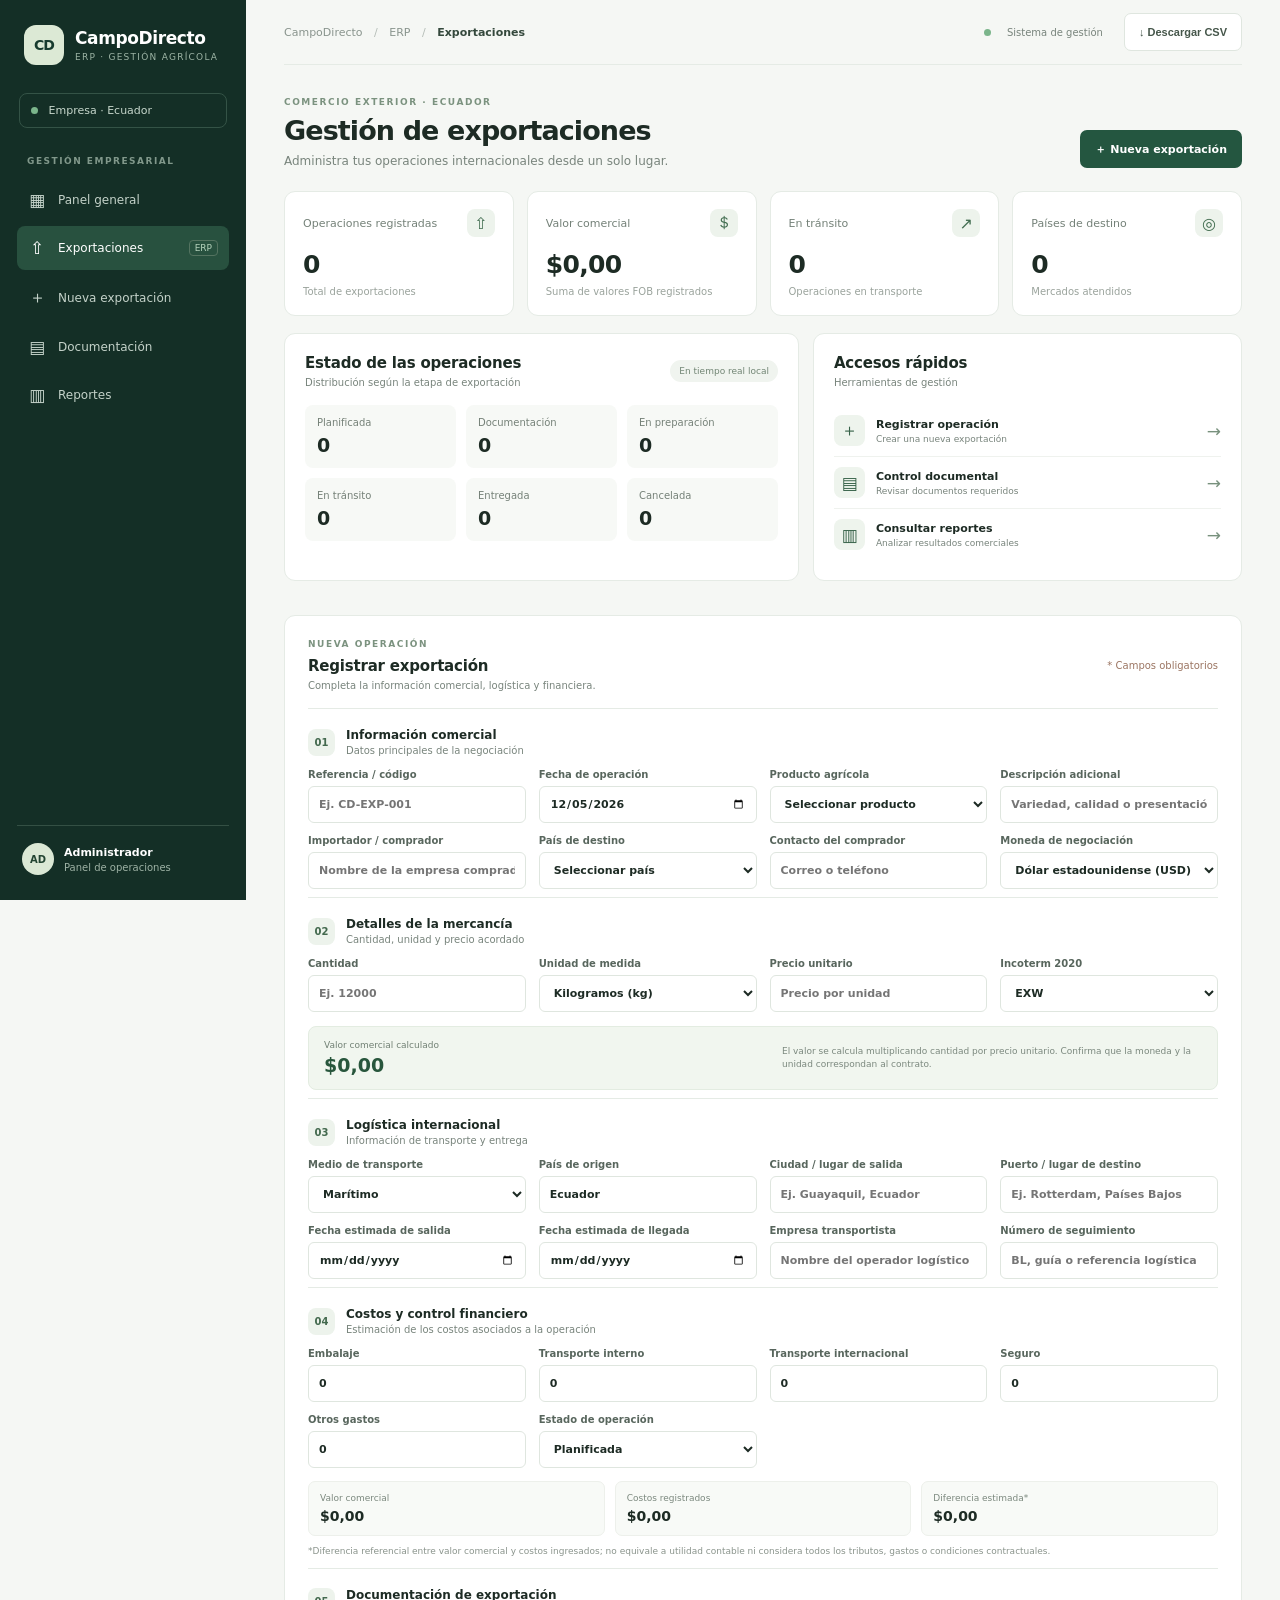
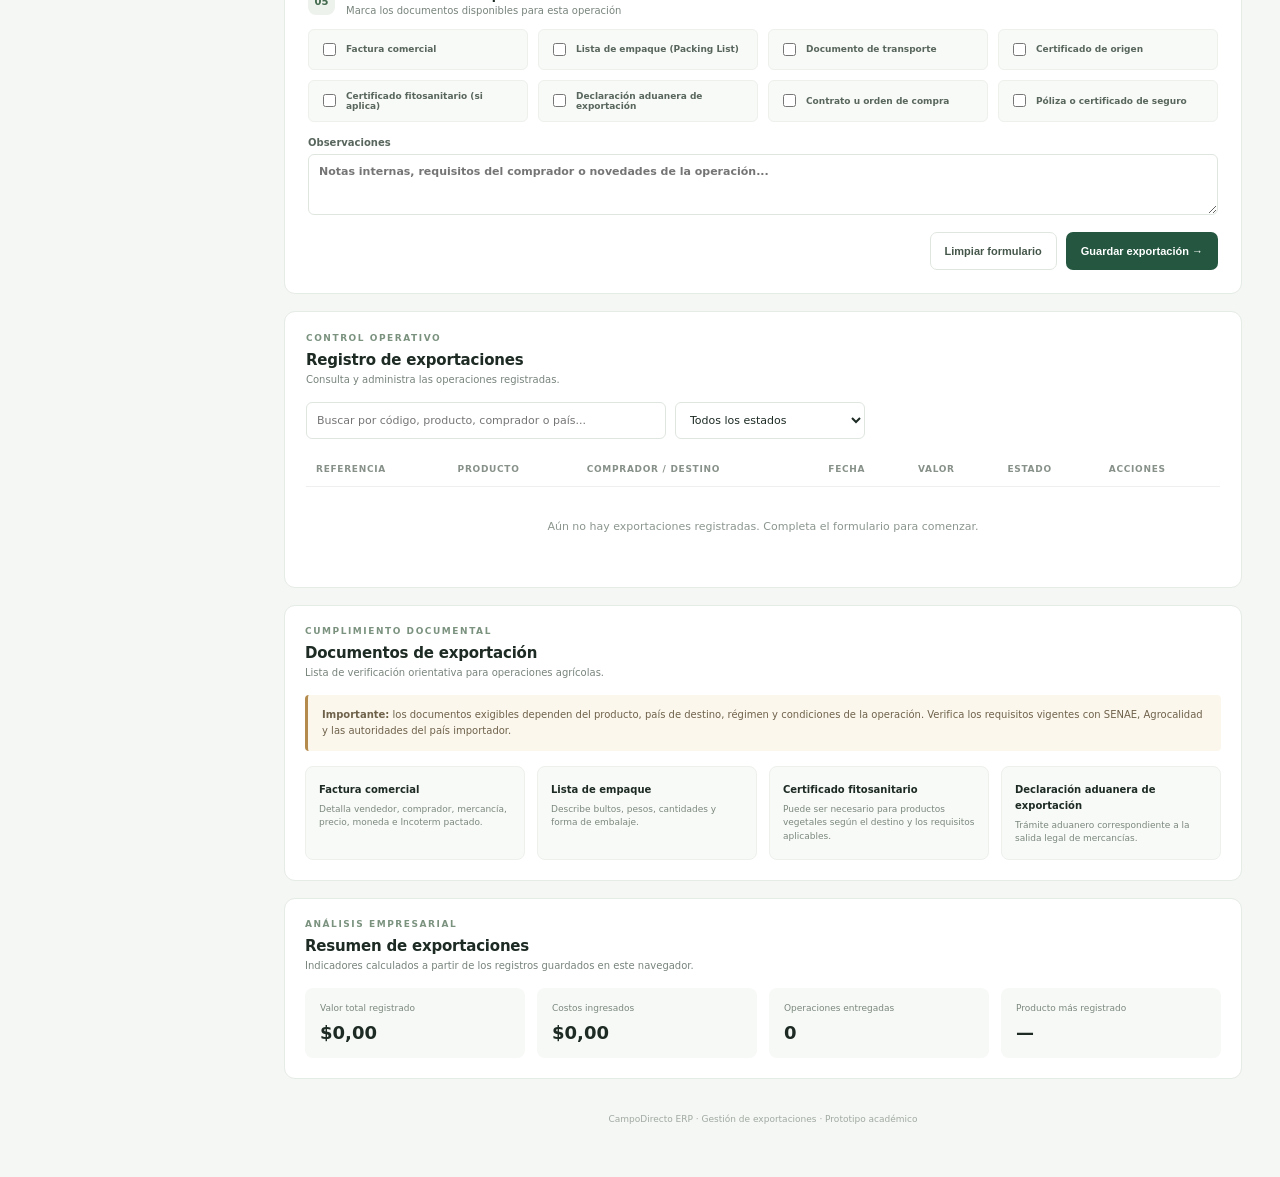
<file: index.html>
<!DOCTYPE html>
<html lang="es">
<head>
  <meta charset="UTF-8">
  <meta name="viewport" content="width=device-width, initial-scale=1.0">
  <meta name="description" content="Módulo de gestión de exportaciones de CampoDirecto ERP">
  <title>CampoDirecto ERP | Exportaciones</title>
  <link rel="stylesheet" href="styles.css">
</head>
<body>
  <aside class="sidebar">
    <a class="brand" href="#"><span class="brand-mark">CD</span><span><b>CampoDirecto</b><small>ERP · GESTIÓN AGRÍCOLA</small></span></a>
    <div class="workspace"><span class="workspace-dot"></span> Empresa · Ecuador</div>
    <p class="nav-label">GESTIÓN EMPRESARIAL</p>
    <a class="nav-item" href="#dashboard"><span>▦</span> Panel general</a>
    <a class="nav-item" href="#exports"><span>⇧</span> Exportaciones <em>ERP</em></a>
    <a class="nav-item" href="#new-export"><span>＋</span> Nueva exportación</a>
    <a class="nav-item" href="#documents"><span>▤</span> Documentación</a>
    <a class="nav-item" href="#reports"><span>▥</span> Reportes</a>
    <div class="sidebar-bottom"><div class="avatar">AD</div><div><b>Administrador</b><small>Panel de operaciones</small></div></div>
  </aside>

  <main class="main">
    <header class="topbar">
      <div class="breadcrumb">CampoDirecto <span>/</span> ERP <span>/</span> <b>Exportaciones</b></div>
      <div class="top-actions"><span class="live-dot"></span><span class="top-status">Sistema de gestión</span><button id="export-csv" class="btn btn-outline">↓ Descargar CSV</button></div>
    </header>

    <section id="dashboard" class="page-heading">
      <div><p class="overline">COMERCIO EXTERIOR · ECUADOR</p><h1>Gestión de exportaciones</h1><p class="subtitle">Administra tus operaciones internacionales desde un solo lugar.</p></div>
      <a href="#new-export" class="btn btn-primary">＋ Nueva exportación</a>
    </section>

    <section class="stats-grid">
      <article class="metric"><div class="metric-top"><span>Operaciones registradas</span><span class="metric-icon">⇧</span></div><strong id="metric-operations">0</strong><small>Total de exportaciones</small></article>
      <article class="metric"><div class="metric-top"><span>Valor comercial</span><span class="metric-icon">＄</span></div><strong id="metric-value">$0.00</strong><small>Suma de valores FOB registrados</small></article>
      <article class="metric"><div class="metric-top"><span>En tránsito</span><span class="metric-icon">↗</span></div><strong id="metric-transit">0</strong><small>Operaciones en transporte</small></article>
      <article class="metric"><div class="metric-top"><span>Países de destino</span><span class="metric-icon">◎</span></div><strong id="metric-countries">0</strong><small>Mercados atendidos</small></article>
    </section>

    <section class="content-grid">
      <article class="panel progress-panel">
        <div class="panel-head"><div><h2>Estado de las operaciones</h2><p>Distribución según la etapa de exportación</p></div><span class="soft-tag">En tiempo real local</span></div>
        <div id="status-summary" class="status-summary"></div>
      </article>
      <article class="panel quick-panel">
        <div class="panel-head"><div><h2>Accesos rápidos</h2><p>Herramientas de gestión</p></div></div>
        <a href="#new-export" class="quick-link"><span class="quick-icon">＋</span><span><b>Registrar operación</b><small>Crear una nueva exportación</small></span><span class="arrow">→</span></a>
        <a href="#documents" class="quick-link"><span class="quick-icon">▤</span><span><b>Control documental</b><small>Revisar documentos requeridos</small></span><span class="arrow">→</span></a>
        <a href="#reports" class="quick-link"><span class="quick-icon">▥</span><span><b>Consultar reportes</b><small>Analizar resultados comerciales</small></span><span class="arrow">→</span></a>
      </article>
    </section>

    <section id="new-export" class="panel form-panel">
      <div class="panel-head"><div><p class="overline">NUEVA OPERACIÓN</p><h2>Registrar exportación</h2><p>Completa la información comercial, logística y financiera.</p></div><span class="required-note">* Campos obligatorios</span></div>
      <form id="export-form">
        <div class="form-section-title"><span>01</span><div><b>Información comercial</b><small>Datos principales de la negociación</small></div></div>
        <div class="form-grid">
          <label>Referencia / código<input id="reference" placeholder="Ej. CD-EXP-001" required></label>
          <label>Fecha de operación<input id="date" type="date" required></label>
          <label>Producto agrícola<select id="product" required><option value="">Seleccionar producto</option><option>Papa</option><option>Maíz</option><option>Trigo</option><option>Cebada</option><option>Avena</option><option>Arveja</option><option>Fréjol</option><option>Haba</option><option>Cebolla colorada</option><option>Tomate de árbol</option><option>Otro producto</option></select></label>
          <label>Descripción adicional<input id="description" placeholder="Variedad, calidad o presentación"></label>
          <label>Importador / comprador<input id="buyer" placeholder="Nombre de la empresa compradora" required></label>
          <label>País de destino<select id="country" required><option value="">Seleccionar país</option><option>Estados Unidos</option><option>Países Bajos</option><option>Alemania</option><option>España</option><option>Colombia</option><option>Perú</option><option>Chile</option><option>Italia</option><option>Canadá</option><option>Otro destino</option></select></label>
          <label>Contacto del comprador<input id="contact" placeholder="Correo o teléfono"></label>
          <label>Moneda de negociación<select id="currency"><option value="USD">Dólar estadounidense (USD)</option><option value="EUR">Euro (EUR)</option><option value="COP">Peso colombiano (COP)</option></select></label>
        </div>

        <div class="form-section-title"><span>02</span><div><b>Detalles de la mercancía</b><small>Cantidad, unidad y precio acordado</small></div></div>
        <div class="form-grid">
          <label>Cantidad<input id="quantity" type="number" min="0.01" step="0.01" placeholder="Ej. 12000" required></label>
          <label>Unidad de medida<select id="unit"><option value="kg">Kilogramos (kg)</option><option value="t">Toneladas (t)</option><option value="cajas">Cajas</option><option value="unidades">Unidades</option></select></label>
          <label>Precio unitario<input id="unit-price" type="number" min="0" step="0.01" placeholder="Precio por unidad" required></label>
          <label>Incoterm 2020<select id="incoterm"><option>EXW</option><option>FCA</option><option>FAS</option><option>FOB</option><option>CFR</option><option>CIF</option><option>CPT</option><option>CIP</option><option>DAP</option><option>DPU</option><option>DDP</option></select></label>
        </div>
        <div class="calculation-strip"><div><small>Valor comercial calculado</small><strong id="calculated-value">$0.00</strong></div><p>El valor se calcula multiplicando cantidad por precio unitario. Confirma que la moneda y la unidad correspondan al contrato.</p></div>

        <div class="form-section-title"><span>03</span><div><b>Logística internacional</b><small>Información de transporte y entrega</small></div></div>
        <div class="form-grid">
          <label>Medio de transporte<select id="transport"><option>Marítimo</option><option>Aéreo</option><option>Terrestre</option><option>Multimodal</option></select></label>
          <label>País de origen<input id="origin-country" value="Ecuador" required></label>
          <label>Ciudad / lugar de salida<input id="origin" placeholder="Ej. Guayaquil, Ecuador"></label>
          <label>Puerto / lugar de destino<input id="destination" placeholder="Ej. Rotterdam, Países Bajos"></label>
          <label>Fecha estimada de salida<input id="departure" type="date"></label>
          <label>Fecha estimada de llegada<input id="arrival" type="date"></label>
          <label>Empresa transportista<input id="carrier" placeholder="Nombre del operador logístico"></label>
          <label>Número de seguimiento<input id="tracking" placeholder="BL, guía o referencia logística"></label>
        </div>

        <div class="form-section-title"><span>04</span><div><b>Costos y control financiero</b><small>Estimación de los costos asociados a la operación</small></div></div>
        <div class="form-grid">
          <label>Embalaje<input id="packaging-cost" type="number" min="0" step="0.01" value="0"></label>
          <label>Transporte interno<input id="local-cost" type="number" min="0" step="0.01" value="0"></label>
          <label>Transporte internacional<input id="freight-cost" type="number" min="0" step="0.01" value="0"></label>
          <label>Seguro<input id="insurance-cost" type="number" min="0" step="0.01" value="0"></label>
          <label>Otros gastos<input id="other-cost" type="number" min="0" step="0.01" value="0"></label>
          <label>Estado de operación<select id="status"><option>Planificada</option><option>Documentación</option><option>En preparación</option><option>En tránsito</option><option>Entregada</option><option>Cancelada</option></select></label>
        </div>
        <div class="financial-summary"><div><small>Valor comercial</small><b id="summary-commercial">$0.00</b></div><div><small>Costos registrados</small><b id="summary-costs">$0.00</b></div><div><small>Diferencia estimada*</small><b id="summary-margin">$0.00</b></div></div>
        <p class="disclaimer">*Diferencia referencial entre valor comercial y costos ingresados; no equivale a utilidad contable ni considera todos los tributos, gastos o condiciones contractuales.</p>

        <div class="form-section-title"><span>05</span><div><b>Documentación de exportación</b><small>Marca los documentos disponibles para esta operación</small></div></div>
        <div class="document-checks">
          <label><input type="checkbox" name="doc" value="Factura comercial"> Factura comercial</label>
          <label><input type="checkbox" name="doc" value="Lista de empaque (Packing List)"> Lista de empaque (Packing List)</label>
          <label><input type="checkbox" name="doc" value="Documento de transporte"> Documento de transporte</label>
          <label><input type="checkbox" name="doc" value="Certificado de origen"> Certificado de origen</label>
          <label><input type="checkbox" name="doc" value="Certificado fitosanitario (si aplica)"> Certificado fitosanitario (si aplica)</label>
          <label><input type="checkbox" name="doc" value="Declaración aduanera de exportación"> Declaración aduanera de exportación</label>
          <label><input type="checkbox" name="doc" value="Contrato u orden de compra"> Contrato u orden de compra</label>
          <label><input type="checkbox" name="doc" value="Póliza o certificado de seguro"> Póliza o certificado de seguro</label>
        </div>
        <label class="full-label">Observaciones<textarea id="notes" rows="3" placeholder="Notas internas, requisitos del comprador o novedades de la operación..."></textarea></label>
        <div class="form-actions"><button type="reset" class="btn btn-outline">Limpiar formulario</button><button type="submit" class="btn btn-primary">Guardar exportación →</button></div>
      </form>
    </section>

    <section id="exports" class="panel table-panel">
      <div class="panel-head"><div><p class="overline">CONTROL OPERATIVO</p><h2>Registro de exportaciones</h2><p>Consulta y administra las operaciones registradas.</p></div></div>
      <div class="table-tools"><input id="search" type="search" placeholder="Buscar por código, producto, comprador o país..."><select id="status-filter"><option value="">Todos los estados</option><option>Planificada</option><option>Documentación</option><option>En preparación</option><option>En tránsito</option><option>Entregada</option><option>Cancelada</option></select></div>
      <div class="table-scroll"><table><thead><tr><th>Referencia</th><th>Producto</th><th>Comprador / destino</th><th>Fecha</th><th>Valor</th><th>Estado</th><th>Acciones</th></tr></thead><tbody id="exports-table"></tbody></table></div>
      <p id="empty-state" class="empty-state">Aún no hay exportaciones registradas. Completa el formulario para comenzar.</p>
    </section>

    <section id="documents" class="panel document-panel">
      <div class="panel-head"><div><p class="overline">CUMPLIMIENTO DOCUMENTAL</p><h2>Documentos de exportación</h2><p>Lista de verificación orientativa para operaciones agrícolas.</p></div></div>
      <div class="notice"><b>Importante:</b> los documentos exigibles dependen del producto, país de destino, régimen y condiciones de la operación. Verifica los requisitos vigentes con SENAE, Agrocalidad y las autoridades del país importador.</div>
      <div class="doc-guide">
        <div><b>Factura comercial</b><p>Detalla vendedor, comprador, mercancía, precio, moneda e Incoterm pactado.</p></div>
        <div><b>Lista de empaque</b><p>Describe bultos, pesos, cantidades y forma de embalaje.</p></div>
        <div><b>Certificado fitosanitario</b><p>Puede ser necesario para productos vegetales según el destino y los requisitos aplicables.</p></div>
        <div><b>Declaración aduanera de exportación</b><p>Trámite aduanero correspondiente a la salida legal de mercancías.</p></div>
      </div>
    </section>

    <section id="reports" class="panel reports-panel">
      <div class="panel-head"><div><p class="overline">ANÁLISIS EMPRESARIAL</p><h2>Resumen de exportaciones</h2><p>Indicadores calculados a partir de los registros guardados en este navegador.</p></div></div>
      <div class="report-grid"><div><small>Valor total registrado</small><strong id="report-total">$0.00</strong></div><div><small>Costos ingresados</small><strong id="report-costs">$0.00</strong></div><div><small>Operaciones entregadas</small><strong id="report-delivered">0</strong></div><div><small>Producto más registrado</small><strong id="report-product">—</strong></div></div>
    </section>
    <footer>CampoDirecto ERP · Gestión de exportaciones · Prototipo académico</footer>
  </main>
  <dialog id="detail-dialog"><div class="dialog-head"><h2>Detalle de exportación</h2><button id="close-dialog" aria-label="Cerrar">✕</button></div><div id="detail-content"></div></dialog>
  <div id="toast" class="toast" role="status"></div>
  <script src="app.js"></script>
</body>
</html>
</file>
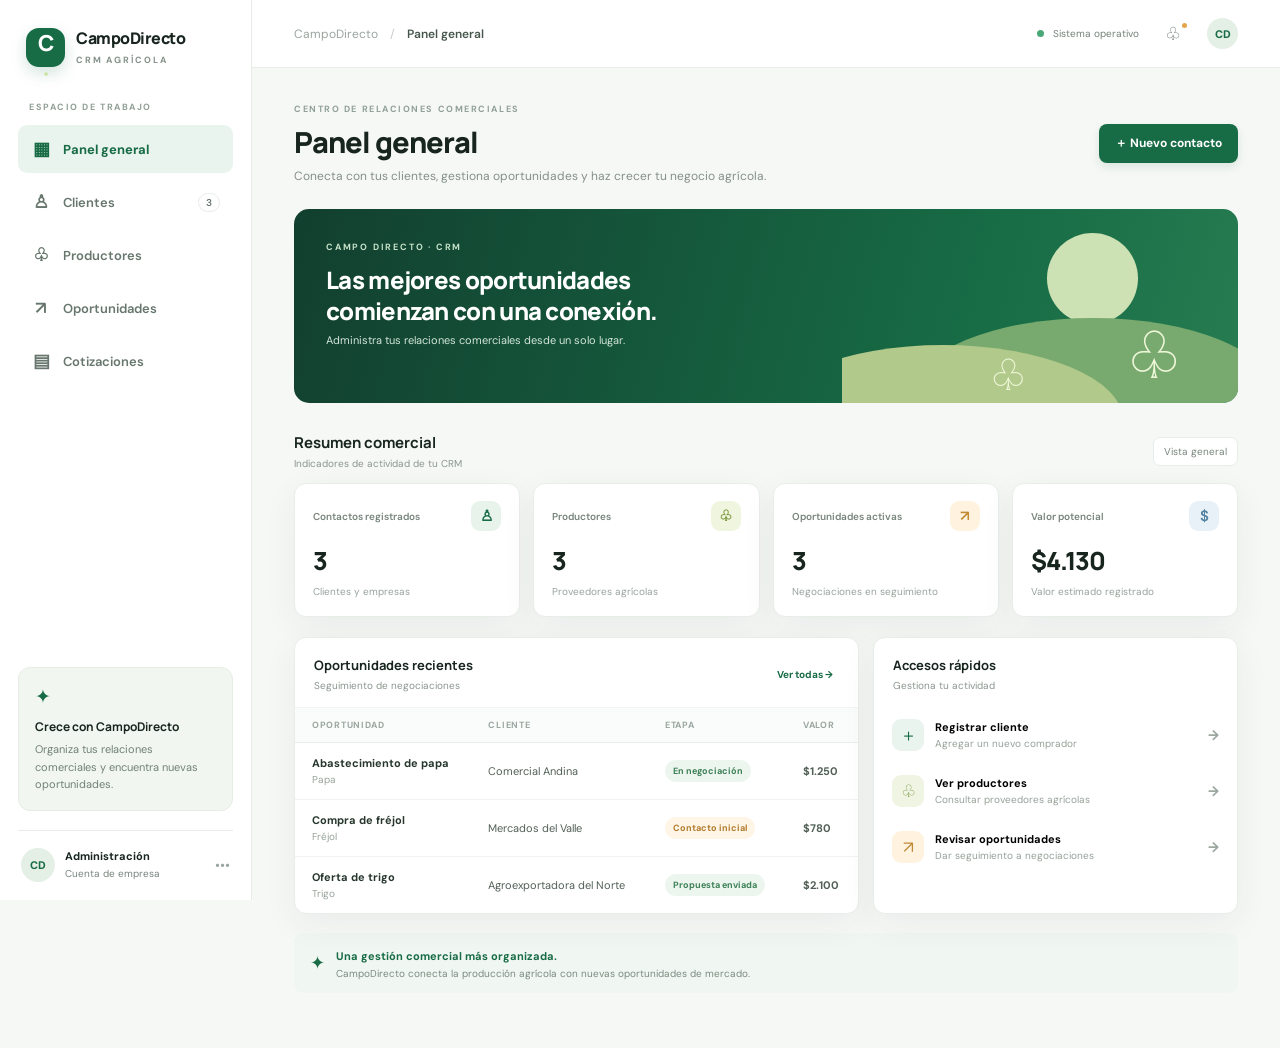
<file: crm/index.html>
<!DOCTYPE html>
<html lang="es">
<head>
  <meta charset="UTF-8">
  <meta name="viewport" content="width=device-width, initial-scale=1.0">
  <meta name="description" content="CRM CampoDirecto: gestión de clientes, productores y oportunidades comerciales agrícolas.">
  <title>CampoDirecto | CRM</title>
  <link rel="preconnect" href="https://fonts.googleapis.com">
  <link rel="preconnect" href="https://fonts.gstatic.com" crossorigin>
  <link href="https://fonts.googleapis.com/css2?family=DM+Sans:wght@400;500;600;700&family=Manrope:wght@500;600;700;800&display=swap" rel="stylesheet">
  <link rel="stylesheet" href="styles.css">
</head>
<body>
  <div class="app-shell">
    <aside class="sidebar" id="sidebar">
      <a class="brand" href="#" aria-label="CampoDirecto inicio">
        <span class="brand-mark">C<span>·</span></span>
        <span class="brand-copy"><strong>CampoDirecto</strong><small>CRM AGRÍCOLA</small></span>
      </a>
      <div class="workspace-label">ESPACIO DE TRABAJO</div>
      <nav class="nav">
        <button class="nav-link active" data-view="dashboard"><span class="nav-icon">▦</span> Panel general</button>
        <button class="nav-link" data-view="clients"><span class="nav-icon">♙</span> Clientes <span class="nav-count" id="clientNavCount">0</span></button>
        <button class="nav-link" data-view="producers"><span class="nav-icon">♧</span> Productores</button>
        <button class="nav-link" data-view="opportunities"><span class="nav-icon">↗</span> Oportunidades</button>
        <button class="nav-link" data-view="quotes"><span class="nav-icon">▤</span> Cotizaciones</button>
      </nav>
      <div class="sidebar-bottom">
        <div class="help-card">
          <div class="help-icon">✦</div>
          <strong>Crece con CampoDirecto</strong>
          <p>Organiza tus relaciones comerciales y encuentra nuevas oportunidades.</p>
        </div>
        <div class="profile">
          <div class="avatar">CD</div>
          <div><strong>Administración</strong><small>Cuenta de empresa</small></div>
          <span class="profile-dots">•••</span>
        </div>
      </div>
    </aside>

    <main class="main">
      <header class="topbar">
        <button class="mobile-menu" id="mobileMenu" aria-label="Abrir menú">☰</button>
        <div class="breadcrumb">CampoDirecto <span>/</span> <strong id="breadcrumbCurrent">Panel general</strong></div>
        <div class="top-actions">
          <span class="system-status"><i></i> Sistema operativo</span>
          <button class="icon-button" title="Notificaciones">♧<b></b></button>
          <div class="top-avatar">CD</div>
        </div>
      </header>

      <section class="content">
        <section class="view active" id="view-dashboard">
          <div class="page-heading">
            <div><p class="eyebrow">CENTRO DE RELACIONES COMERCIALES</p><h1>Panel general</h1><p class="subheading">Conecta con tus clientes, gestiona oportunidades y haz crecer tu negocio agrícola.</p></div>
            <button class="primary-btn" id="addClientTop">＋ Nuevo contacto</button>
          </div>
          <div class="welcome-strip">
            <div><span class="welcome-tag">CAMPO DIRECTO · CRM</span><h2>Las mejores oportunidades<br>comienzan con una conexión.</h2><p>Administra tus relaciones comerciales desde un solo lugar.</p></div>
            <div class="welcome-art"><span class="sun"></span><span class="hill hill-one"></span><span class="hill hill-two"></span><span class="plant plant-one">♧</span><span class="plant plant-two">♧</span></div>
          </div>
          <div class="section-title-row"><div><h2>Resumen comercial</h2><p>Indicadores de actividad de tu CRM</p></div><span class="period-pill">Vista general</span></div>
          <div class="metrics-grid">
            <article class="metric-card"><div class="metric-top"><span>Contactos registrados</span><span class="metric-icon green">♙</span></div><strong id="metricClients">0</strong><small>Clientes y empresas</small></article>
            <article class="metric-card"><div class="metric-top"><span>Productores</span><span class="metric-icon lime">♧</span></div><strong id="metricProducers">0</strong><small>Proveedores agrícolas</small></article>
            <article class="metric-card"><div class="metric-top"><span>Oportunidades activas</span><span class="metric-icon amber">↗</span></div><strong id="metricOpportunities">0</strong><small>Negociaciones en seguimiento</small></article>
            <article class="metric-card"><div class="metric-top"><span>Valor potencial</span><span class="metric-icon blue">$</span></div><strong id="metricValue">$0</strong><small>Valor estimado registrado</small></article>
          </div>
          <div class="dashboard-grid">
            <article class="panel">
              <div class="panel-heading"><div><h3>Oportunidades recientes</h3><p>Seguimiento de negociaciones</p></div><button class="text-button" data-goto="opportunities">Ver todas →</button></div>
              <div class="table-wrap"><table><thead><tr><th>OPORTUNIDAD</th><th>CLIENTE</th><th>ETAPA</th><th>VALOR</th></tr></thead><tbody id="recentOpportunities"></tbody></table></div>
            </article>
            <article class="panel activity-panel">
              <div class="panel-heading"><div><h3>Accesos rápidos</h3><p>Gestiona tu actividad</p></div></div>
              <button class="quick-action" id="quickClient"><span class="quick-icon">＋</span><span><strong>Registrar cliente</strong><small>Agregar un nuevo comprador</small></span><b>→</b></button>
              <button class="quick-action" data-goto="producers"><span class="quick-icon leaf">♧</span><span><strong>Ver productores</strong><small>Consultar proveedores agrícolas</small></span><b>→</b></button>
              <button class="quick-action" data-goto="opportunities"><span class="quick-icon chart">↗</span><span><strong>Revisar oportunidades</strong><small>Dar seguimiento a negociaciones</small></span><b>→</b></button>
            </article>
          </div>
          <div class="bottom-note"><span>✦</span> <div><strong>Una gestión comercial más organizada.</strong><p>CampoDirecto conecta la producción agrícola con nuevas oportunidades de mercado.</p></div></div>
        </section>

        <section class="view" id="view-clients">
          <div class="page-heading"><div><p class="eyebrow">DIRECTORIO COMERCIAL</p><h1>Clientes</h1><p class="subheading">Administra compradores, distribuidores e importadores.</p></div><button class="primary-btn" id="addClient">＋ Registrar cliente</button></div>
          <div class="toolbar"><div class="search-box"><span>⌕</span><input id="clientSearch" placeholder="Buscar por nombre, empresa o correo..."></div><span class="result-count" id="clientCount">0 contactos</span></div>
          <div class="panel"><div class="table-wrap"><table><thead><tr><th>NOMBRE / EMPRESA</th><th>TIPO</th><th>UBICACIÓN</th><th>CONTACTO</th><th>ESTADO</th><th></th></tr></thead><tbody id="clientsTable"></tbody></table></div><div class="empty-state" id="clientsEmpty"><span>♙</span><strong>Aún no tienes clientes registrados</strong><p>Agrega tu primer contacto para comenzar a organizar tus relaciones comerciales.</p><button class="primary-btn" id="emptyAddClient">＋ Registrar cliente</button></div></div>
        </section>

        <section class="view" id="view-producers">
          <div class="page-heading"><div><p class="eyebrow">RED DE ABASTECIMIENTO</p><h1>Productores</h1><p class="subheading">Consulta y organiza la red de productores agrícolas vinculados.</p></div><button class="primary-btn" id="addProducer">＋ Nuevo productor</button></div>
          <div class="producer-intro"><div class="producer-symbol">♧</div><div><strong>Una red que conecta el campo con el mercado.</strong><p>Registra productores, zonas de origen y principales productos para facilitar futuras negociaciones.</p></div></div>
          <div class="producer-grid" id="producerGrid"></div>
        </section>

        <section class="view" id="view-opportunities">
          <div class="page-heading"><div><p class="eyebrow">DESARROLLO COMERCIAL</p><h1>Oportunidades</h1><p class="subheading">Controla el avance de tus posibles ventas y negociaciones.</p></div><button class="primary-btn" id="addOpportunity">＋ Nueva oportunidad</button></div>
          <div class="pipeline-summary" id="pipelineSummary"></div>
          <div class="panel"><div class="table-wrap"><table><thead><tr><th>OPORTUNIDAD</th><th>CLIENTE</th><th>PRODUCTO</th><th>ETAPA</th><th>VALOR ESTIMADO</th></tr></thead><tbody id="opportunitiesTable"></tbody></table></div><div class="empty-state" id="opportunitiesEmpty"><span>↗</span><strong>No hay oportunidades registradas</strong><p>Crea una oportunidad para comenzar a dar seguimiento a una negociación.</p><button class="primary-btn" id="emptyAddOpportunity">＋ Nueva oportunidad</button></div></div>
        </section>

        <section class="view" id="view-quotes">
          <div class="page-heading"><div><p class="eyebrow">PROPUESTAS COMERCIALES</p><h1>Cotizaciones</h1><p class="subheading">Organiza las ofertas enviadas a tus clientes.</p></div><button class="primary-btn" id="addQuote">＋ Nueva cotización</button></div>
          <div class="panel"><div class="quote-placeholder"><div class="quote-icon">▤</div><h3>Centraliza tus cotizaciones</h3><p>Registra las propuestas comerciales, cantidades, precios y condiciones acordadas con tus compradores.</p><button class="primary-btn" id="quoteStart">＋ Registrar cotización</button><small>Las cotizaciones de este prototipo se guardan en este navegador.</small></div><div class="table-wrap"><table><thead><tr><th>CLIENTE</th><th>PRODUCTO</th><th>CANTIDAD</th><th>VALOR</th><th>FECHA</th></tr></thead><tbody id="quotesTable"></tbody></table></div></div>
        </section>
      </section>
    </main>
  </div>

  <div class="modal-backdrop" id="modalBackdrop">
    <div class="modal" role="dialog" aria-modal="true" aria-labelledby="modalTitle">
      <div class="modal-header"><div><p class="eyebrow">CAMPODIRECTO CRM</p><h2 id="modalTitle">Nuevo registro</h2></div><button class="close-modal" id="closeModal" aria-label="Cerrar">×</button></div>
      <form id="recordForm"><div id="formFields" class="form-grid"></div><div class="form-actions"><button type="button" class="secondary-btn" id="cancelModal">Cancelar</button><button type="submit" class="primary-btn">Guardar registro</button></div></form>
    </div>
  </div>
  <div class="toast" id="toast"></div>
  <script src="app.js"></script>
</body>
</html>
</file>
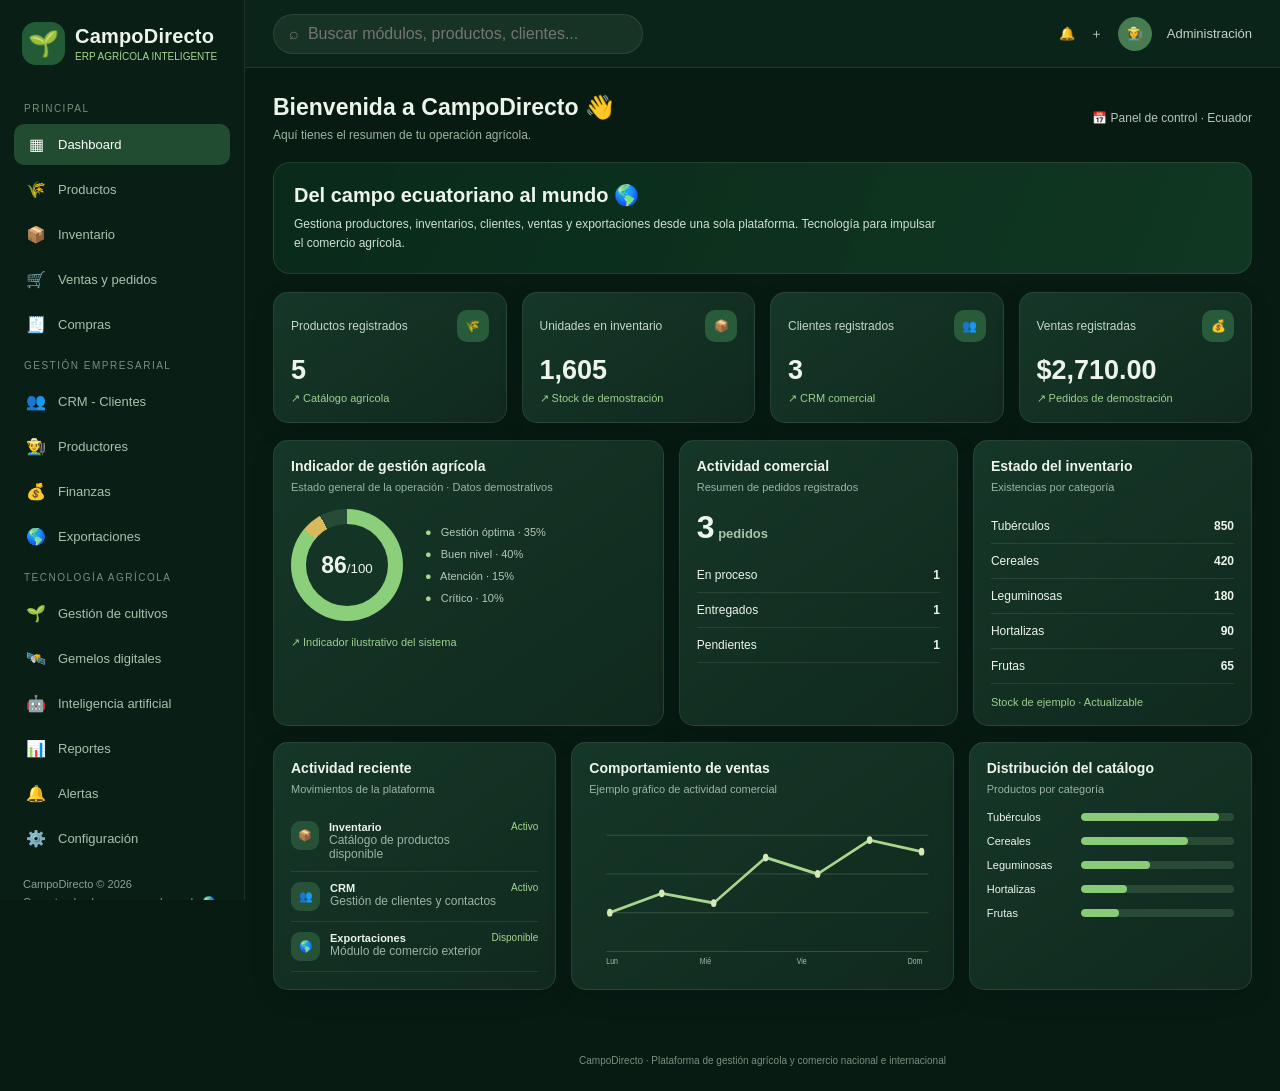
<file: erp/index.html>
<!DOCTYPE html>
<html lang="es">
<head>
<meta charset="UTF-8">
<meta name="viewport" content="width=device-width, initial-scale=1.0">
<title>CampoDirecto | ERP Inteligente</title>
<style>
:root{
  --bg:#071b13;
  --panel:#102b20;
  --panel2:#163728;
  --green:#75bd78;
  --green2:#a6d78c;
  --gold:#d7b65d;
  --text:#edf5eb;
  --muted:#9bb5a2;
  --border:rgba(255,255,255,.09);
}
*{box-sizing:border-box}
body{
  margin:0;background:var(--bg);color:var(--text);
  font-family:Arial,Helvetica,sans-serif;
}
button,input,select{font:inherit}
button{cursor:pointer}
.app{display:flex;min-height:100vh}
.sidebar{
  width:245px;background:#091f16;border-right:1px solid var(--border);
  padding:22px 14px;position:fixed;inset:0 auto 0 0;
  display:flex;flex-direction:column;z-index:5;overflow-y:auto;
}
.brand{display:flex;align-items:center;gap:10px;padding:0 8px 25px}
.logo{
  width:43px;height:43px;border-radius:14px;background:#245b37;
  display:grid;place-items:center;font-size:25px;
}
.brand strong{font-size:20px;letter-spacing:.2px}
.brand small{display:block;color:var(--green2);font-size:10px;margin-top:3px}
.menu-label{font-size:10px;color:#75917d;letter-spacing:1.5px;padding:13px 10px 8px}
.nav{
  border:0;background:transparent;color:#a9c0ad;width:100%;
  text-align:left;padding:11px 12px;border-radius:10px;
  display:flex;align-items:center;gap:12px;margin:2px 0;font-size:13px;
}
.nav:hover,.nav.active{background:#214c32;color:#fff}
.nav .ico{width:20px;text-align:center;font-size:16px}
.sidebar-bottom{margin-top:auto;padding:15px 9px 0;color:#89a391;font-size:11px;line-height:1.6}
.main{margin-left:245px;width:calc(100% - 245px);min-width:0}
.topbar{
  height:68px;background:#0b2419;border-bottom:1px solid var(--border);
  display:flex;align-items:center;justify-content:space-between;
  padding:0 28px;gap:15px;position:sticky;top:0;z-index:4;
}
.search{background:#173326;border:1px solid var(--border);border-radius:30px;
  padding:10px 15px;color:white;width:min(370px,45%)}
.top-actions{display:flex;align-items:center;gap:15px;color:#c4d5c7;font-size:13px}
.avatar{width:34px;height:34px;border-radius:50%;background:#477b50;display:grid;place-items:center}
.content{padding:26px 28px 40px;max-width:1600px;margin:auto}
.welcome{display:flex;justify-content:space-between;align-items:center;gap:15px;margin-bottom:20px}
h1{font-size:23px;margin:0 0 7px}
.sub{color:var(--muted);font-size:12px}
.date{color:#b4c9b8;font-size:12px}
.hero{
  border:1px solid var(--border);border-radius:17px;padding:20px;
  background:linear-gradient(110deg,rgba(10,43,27,.96),rgba(20,67,39,.72)),
  url('https://images.unsplash.com/photo-1500382017468-9049fed747ef?w=1600') center/cover;
  margin-bottom:18px;
}
.hero h2{font-size:20px;margin:0 0 8px}
.hero p{font-size:12px;color:#d0e0d0;margin:0;max-width:650px;line-height:1.6}
.grid{display:grid;gap:15px}
.kpis{grid-template-columns:repeat(4,minmax(0,1fr));margin-bottom:17px}
.card{
  background:linear-gradient(145deg,#153728,#10291e);
  border:1px solid var(--border);border-radius:15px;padding:17px;
  min-width:0;box-shadow:0 8px 24px rgba(0,0,0,.12);
}
.kpi-top{display:flex;justify-content:space-between;align-items:center;color:#c4d8c8;font-size:12px}
.kpi-icon{width:32px;height:32px;border-radius:10px;background:#285b3a;display:grid;place-items:center}
.kpi-value{font-size:27px;font-weight:700;margin:13px 0 6px}
.positive{color:#9bd18d;font-size:11px}
.middle{grid-template-columns:1.4fr 1fr 1fr;margin-bottom:16px}
.card h3{font-size:14px;margin:0 0 7px}
.card .desc{font-size:11px;color:var(--muted);margin-bottom:16px}
.health-score{display:flex;align-items:center;gap:22px}
.ring{
  width:112px;height:112px;border-radius:50%;
  background:conic-gradient(#8bcf7b 0 86%,#d9b95b 86% 92%,#274b35 92%);
  display:grid;place-items:center;flex-shrink:0;
}
.ring-inner{width:82px;height:82px;border-radius:50%;background:#143426;display:grid;place-items:center;text-align:center}
.ring-inner b{font-size:23px}
.legend{font-size:11px;color:#b5c9b8;line-height:2}
.legend span{color:var(--green2);margin-right:6px}
.weather-temp{font-size:32px;font-weight:700;margin:12px 0}
.weather-details{display:flex;justify-content:space-between;color:#abc2b0;font-size:11px;margin-top:18px}
.soil-row{display:flex;justify-content:space-between;padding:10px 0;border-bottom:1px solid var(--border);font-size:12px}
.progress{height:7px;background:#294b35;border-radius:10px;overflow:hidden;margin-top:8px}
.progress span{display:block;height:100%;background:#91ce78;border-radius:10px}
.lower{grid-template-columns:1fr 1.35fr 1fr}
.task{display:flex;gap:10px;padding:10px 0;border-bottom:1px solid var(--border);font-size:11px}
.task-icon{width:29px;height:29px;border-radius:9px;background:#285238;display:grid;place-items:center}
.tag{margin-left:auto;color:#a8d68e;font-size:10px}
.chart{height:155px;width:100%;display:block}
.chart text{fill:#a9c1ad;font-size:10px}
.chart line{stroke:#385a43;stroke-width:1}
.chart polyline{fill:none;stroke:#a9d58c;stroke-width:3;stroke-linecap:round;stroke-linejoin:round}
.chart circle{fill:#d6e9b8}
.bar-row{display:flex;align-items:center;gap:9px;margin:12px 0;font-size:11px}
.bar{height:8px;flex:1;background:#294a35;border-radius:10px;overflow:hidden}
.bar span{height:100%;display:block;background:#8acb78;border-radius:10px}
.module-grid{grid-template-columns:repeat(3,minmax(0,1fr))}
.module-card{cursor:pointer;transition:.2s}
.module-card:hover{transform:translateY(-3px);border-color:#75bd78}
.module-card .big{font-size:27px;margin-bottom:12px}
.module-card p{font-size:11px;color:var(--muted);line-height:1.5}
.module-card button,.primary{
  background:#28613b;color:white;border:0;border-radius:9px;padding:10px 14px;font-size:12px;
}
.module-card button:hover,.primary:hover{background:#397c4b}
.page-title{margin-bottom:20px}
.page-title h1{font-size:24px}
.toolbar{display:flex;gap:10px;flex-wrap:wrap;margin:15px 0}
.field{background:#0c2419;color:white;border:1px solid var(--border);border-radius:8px;padding:10px}
.table-wrap{overflow-x:auto}
table{width:100%;border-collapse:collapse;font-size:12px;min-width:600px}
th,td{text-align:left;padding:13px 10px;border-bottom:1px solid var(--border)}
th{color:#9eb8a3;font-weight:500}
.status{padding:5px 8px;border-radius:20px;background:#214b31;color:#a9dc96;font-size:10px}
.form-grid{display:grid;grid-template-columns:repeat(2,1fr);gap:12px}
.form-grid label{font-size:11px;color:#b9cdbd;display:grid;gap:6px}
.form-grid input,.form-grid select{width:100%}
.digital{
  min-height:180px;border-radius:13px;padding:18px;
  background:linear-gradient(120deg,rgba(8,36,22,.85),rgba(28,77,43,.65)),
  url('https://images.unsplash.com/photo-1500382017468-9049fed747ef?w=1000') center/cover;
  border:1px solid var(--border);display:flex;flex-direction:column;justify-content:flex-end;
}
.digital strong{font-size:18px}
.digital small{color:#d0e0d0;margin-top:6px}
.notice{padding:13px;background:#263e29;border-radius:10px;color:#d4e8cf;font-size:12px;line-height:1.6;margin-top:14px}
.mobile-menu{display:none;background:transparent;color:white;border:0;font-size:23px}
footer{color:#78917d;font-size:10px;text-align:center;padding:25px}
@media(max-width:1100px){
 .kpis{grid-template-columns:repeat(2,1fr)}
 .middle,.lower{grid-template-columns:1fr 1fr}
 .middle .card:first-child,.lower .card:nth-child(2){grid-column:span 2}
}
@media(max-width:720px){
 .sidebar{transform:translateX(-100%);transition:.25s}
 .sidebar.open{transform:translateX(0)}
 .main{margin-left:0;width:100%}
 .mobile-menu{display:block}
 .topbar{padding:0 14px}
 .search{width:45%;font-size:11px}
 .content{padding:18px 13px}
 .kpis{grid-template-columns:1fr 1fr;gap:9px}
 .middle,.lower,.module-grid{grid-template-columns:1fr}
 .middle .card:first-child,.lower .card:nth-child(2){grid-column:auto}
 .welcome{align-items:flex-start;flex-direction:column}
 .form-grid{grid-template-columns:1fr}
}
</style>
</head>
<body>
<div class="app">
<aside class="sidebar" id="sidebar">
  <div class="brand">
    <div class="logo">🌱</div>
    <div><strong>CampoDirecto</strong><small>ERP AGRÍCOLA INTELIGENTE</small></div>
  </div>
  <div class="menu-label">PRINCIPAL</div>
  <button class="nav active" data-page="dashboard"><span class="ico">▦</span> Dashboard</button>
  <button class="nav" data-page="productos"><span class="ico">🌾</span> Productos</button>
  <button class="nav" data-page="inventario"><span class="ico">📦</span> Inventario</button>
  <button class="nav" data-page="ventas"><span class="ico">🛒</span> Ventas y pedidos</button>
  <button class="nav" data-page="compras"><span class="ico">🧾</span> Compras</button>
  <div class="menu-label">GESTIÓN EMPRESARIAL</div>
  <button class="nav" data-page="crm"><span class="ico">👥</span> CRM - Clientes</button>
  <button class="nav" data-page="productores"><span class="ico">👨‍🌾</span> Productores</button>
  <button class="nav" data-page="finanzas"><span class="ico">💰</span> Finanzas</button>
  <button class="nav" data-page="exportaciones"><span class="ico">🌎</span> Exportaciones</button>
  <div class="menu-label">TECNOLOGÍA AGRÍCOLA</div>
  <button class="nav" data-page="cultivos"><span class="ico">🌱</span> Gestión de cultivos</button>
  <button class="nav" data-page="gemelos"><span class="ico">🛰️</span> Gemelos digitales</button>
  <button class="nav" data-page="ia"><span class="ico">🤖</span> Inteligencia artificial</button>
  <button class="nav" data-page="reportes"><span class="ico">📊</span> Reportes</button>
  <button class="nav" data-page="alertas"><span class="ico">🔔</span> Alertas</button>
  <button class="nav" data-page="configuracion"><span class="ico">⚙️</span> Configuración</button>
  <div class="sidebar-bottom">CampoDirecto © 2026<br>Conectando el campo con el mundo 🌎</div>
</aside>

<main class="main">
<header class="topbar">
  <button class="mobile-menu" onclick="document.getElementById('sidebar').classList.toggle('open')">☰</button>
  <input class="search" id="globalSearch" placeholder="⌕  Buscar módulos, productos, clientes...">
  <div class="top-actions"><span>🔔</span><span>＋</span><div class="avatar">👩‍🌾</div><span>Administración</span></div>
</header>
<div class="content" id="content"></div>
<footer>CampoDirecto · Plataforma de gestión agrícola y comercio nacional e internacional</footer>
</main>
</div>

<script>
const products=[
 {name:"Papa súper chola",sku:"CD-001",category:"Tubérculos",stock:850,unit:"quintales",price:28},
 {name:"Maíz amarillo",sku:"CD-002",category:"Cereales",stock:420,unit:"quintales",price:22},
 {name:"Fréjol canario",sku:"CD-003",category:"Leguminosas",stock:180,unit:"quintales",price:65},
 {name:"Cebolla colorada",sku:"CD-004",category:"Hortalizas",stock:90,unit:"quintales",price:25},
 {name:"Tomate de árbol",sku:"CD-005",category:"Frutas",stock:65,unit:"cajas",price:18}
];
const clients=[
 {name:"Distribuidora Andina",type:"Empresa",city:"Tulcán",phone:"0990000001",email:"compras@ejemplo.com",status:"Activo"},
 {name:"Mercado Agrícola del Norte",type:"Empresa",city:"Ibarra",phone:"0990000002",email:"ventas@ejemplo.com",status:"Activo"},
 {name:"Productores del Carchi",type:"Asociación",city:"Montúfar",phone:"0990000003",email:"contacto@ejemplo.com",status:"Prospecto"}
];
let orders=[
 {id:"CD-1001",client:"Distribuidora Andina",product:"Papa súper chola",qty:50,total:1400,status:"En proceso"},
 {id:"CD-1002",client:"Mercado Agrícola del Norte",product:"Maíz amarillo",qty:30,total:660,status:"Entregado"},
 {id:"CD-1003",client:"Productores del Carchi",product:"Fréjol canario",qty:10,total:650,status:"Pendiente"}
];
let current="dashboard";
const money=n=>"$"+Number(n).toLocaleString("en-US",{minimumFractionDigits:2,maximumFractionDigits:2});
function setPage(page){
 current=page;
 document.querySelectorAll(".nav").forEach(b=>b.classList.toggle("active",b.dataset.page===page));
 document.getElementById("sidebar").classList.remove("open");
 render();
}
document.querySelectorAll(".nav").forEach(b=>b.addEventListener("click",()=>setPage(b.dataset.page)));
function dashboard(){
 return `
 <div class="welcome"><div><h1>Bienvenida a CampoDirecto 👋</h1><div class="sub">Aquí tienes el resumen de tu operación agrícola.</div></div><div class="date">📅 Panel de control · Ecuador</div></div>
 <section class="hero"><h2>Del campo ecuatoriano al mundo 🌎</h2><p>Gestiona productores, inventarios, clientes, ventas y exportaciones desde una sola plataforma. Tecnología para impulsar el comercio agrícola.</p></section>
 <div class="grid kpis">
  ${kpi("Productos registrados",products.length,"🌾","Catálogo agrícola")}
  ${kpi("Unidades en inventario",products.reduce((a,p)=>a+p.stock,0).toLocaleString(),"📦","Stock de demostración")}
  ${kpi("Clientes registrados",clients.length,"👥","CRM comercial")}
  ${kpi("Ventas registradas",money(orders.reduce((a,o)=>a+o.total,0)),"💰","Pedidos de demostración")}
 </div>
 <div class="grid middle">
  <div class="card"><h3>Indicador de gestión agrícola</h3><div class="desc">Estado general de la operación · Datos demostrativos</div><div class="health-score"><div class="ring"><div class="ring-inner"><div><b>86</b><small>/100</small></div></div></div><div class="legend"><div><span>●</span> Gestión óptima · 35%</div><div><span>●</span> Buen nivel · 40%</div><div><span>●</span> Atención · 15%</div><div><span>●</span> Crítico · 10%</div></div></div><div class="positive" style="margin-top:15px">↗ Indicador ilustrativo del sistema</div></div>
  <div class="card"><h3>Actividad comercial</h3><div class="desc">Resumen de pedidos registrados</div><div class="weather-temp">${orders.length}<small style="font-size:13px;color:#a9c4ad"> pedidos</small></div><div class="soil-row"><span>En proceso</span><b>${orders.filter(o=>o.status==="En proceso").length}</b></div><div class="soil-row"><span>Entregados</span><b>${orders.filter(o=>o.status==="Entregado").length}</b></div><div class="soil-row"><span>Pendientes</span><b>${orders.filter(o=>o.status==="Pendiente").length}</b></div></div>
  <div class="card"><h3>Estado del inventario</h3><div class="desc">Existencias por categoría</div>${["Tubérculos","Cereales","Leguminosas","Hortalizas","Frutas"].map(c=>{let v=products.filter(p=>p.category===c).reduce((a,p)=>a+p.stock,0);return `<div class="soil-row"><span>${c}</span><b>${v}</b></div>`}).join("")}<div class="positive" style="margin-top:12px">Stock de ejemplo · Actualizable</div></div>
 </div>
 <div class="grid lower">
  <div class="card"><h3>Actividad reciente</h3><div class="desc">Movimientos de la plataforma</div>
   <div class="task"><div class="task-icon">📦</div><div><b>Inventario</b><br><span class="sub">Catálogo de productos disponible</span></div><span class="tag">Activo</span></div>
   <div class="task"><div class="task-icon">👥</div><div><b>CRM</b><br><span class="sub">Gestión de clientes y contactos</span></div><span class="tag">Activo</span></div>
   <div class="task"><div class="task-icon">🌎</div><div><b>Exportaciones</b><br><span class="sub">Módulo de comercio exterior</span></div><span class="tag">Disponible</span></div>
  </div>
  <div class="card"><h3>Comportamiento de ventas</h3><div class="desc">Ejemplo gráfico de actividad comercial</div>
   <svg class="chart" viewBox="0 0 500 160" preserveAspectRatio="none"><line x1="25" y1="25" x2="490" y2="25"/><line x1="25" y1="65" x2="490" y2="65"/><line x1="25" y1="105" x2="490" y2="105"/><line x1="25" y1="145" x2="490" y2="145"/><polyline points="30,105 105,85 180,95 255,48 330,65 405,30 480,42"/><circle cx="30" cy="105" r="4"/><circle cx="105" cy="85" r="4"/><circle cx="180" cy="95" r="4"/><circle cx="255" cy="48" r="4"/><circle cx="330" cy="65" r="4"/><circle cx="405" cy="30" r="4"/><circle cx="480" cy="42" r="4"/><text x="25" y="158">Lun</text><text x="160" y="158">Mié</text><text x="300" y="158">Vie</text><text x="460" y="158">Dom</text></svg>
  </div>
  <div class="card"><h3>Distribución del catálogo</h3><div class="desc">Productos por categoría</div>${["Tubérculos","Cereales","Leguminosas","Hortalizas","Frutas"].map((c,i)=>`<div class="bar-row"><span style="width:85px">${c}</span><div class="bar"><span style="width:${[90,70,45,30,25][i]}%"></span></div></div>`).join("")}</div>
 </div>`;
}
function kpi(title,value,icon,foot){return `<div class="card"><div class="kpi-top"><span>${title}</span><span class="kpi-icon">${icon}</span></div><div class="kpi-value">${value}</div><div class="positive">↗ ${foot}</div></div>`}
function pageHeader(title,desc){return `<div class="page-title"><h1>${title}</h1><div class="sub">${desc}</div></div>`}
function tableProducts(){return `<div class="card"><div class="toolbar"><input class="field" id="productSearch" placeholder="Buscar producto..." oninput="filterProducts()"><button class="primary" onclick="addProduct()">＋ Nuevo producto</button><button class="primary" onclick="exportCSV()">Exportar CSV</button></div><div class="table-wrap"><table id="productTable"><thead><tr><th>Producto</th><th>SKU</th><th>Categoría</th><th>Stock</th><th>Unidad</th><th>Precio referencial</th></tr></thead><tbody>${products.map(p=>`<tr><td>${p.name}</td><td>${p.sku}</td><td>${p.category}</td><td>${p.stock}</td><td>${p.unit}</td><td>${money(p.price)}</td></tr>`).join("")}</tbody></table></div></div>`}
function filterProducts(){let q=document.getElementById("productSearch").value.toLowerCase();document.querySelectorAll("#productTable tbody tr").forEach(r=>r.style.display=r.innerText.toLowerCase().includes(q)?"":"none")}
function addProduct(){let name=prompt("Nombre del producto:");if(!name)return;let stock=Number(prompt("Cantidad disponible:","0"));if(!Number.isFinite(stock)||stock<0)return alert("Cantidad no válida");let price=Number(prompt("Precio referencial en dólares:","0"));products.push({name,sku:"CD-"+String(products.length+1).padStart(3,"0"),category:"Otros",stock,unit:"unidades",price});render()}
function exportCSV(){let rows=[["Producto","SKU","Categoría","Stock","Unidad","Precio"],...products.map(p=>[p.name,p.sku,p.category,p.stock,p.unit,p.price])];let csv=rows.map(r=>r.join(",")).join("\n");let a=document.createElement("a");a.href=URL.createObjectURL(new Blob(["\ufeff"+csv],{type:"text/csv"}));a.download="campodirecto-inventario.csv";a.click();URL.revokeObjectURL(a.href)}
function crmPage(){return `${pageHeader("CRM · Gestión de clientes","Administra relaciones comerciales con compradores, empresas y productores.")}<div class="grid kpis">${kpi("Clientes registrados",clients.length,"👥","Contactos de demostración")}${kpi("Empresas",clients.filter(c=>c.type==="Empresa").length,"🏢","Cartera comercial")}${kpi("Prospectos",clients.filter(c=>c.status==="Prospecto").length,"🎯","Oportunidades")}${kpi("Seguimientos",2,"📞","Tareas de ejemplo")}</div><div class="card"><div class="toolbar"><input class="field" id="crmSearch" placeholder="Buscar cliente..." oninput="filterCRM()"><button class="primary" onclick="addClient()">＋ Nuevo cliente</button></div><div class="table-wrap"><table id="crmTable"><thead><tr><th>Cliente</th><th>Tipo</th><th>Ciudad</th><th>Teléfono</th><th>Correo</th><th>Estado</th></tr></thead><tbody>${clients.map(c=>`<tr><td>${c.name}</td><td>${c.type}</td><td>${c.city}</td><td>${c.phone}</td><td>${c.email}</td><td><span class="status">${c.status}</span></td></tr>`).join("")}</tbody></table></div></div>`}
function filterCRM(){let q=document.getElementById("crmSearch").value.toLowerCase();document.querySelectorAll("#crmTable tbody tr").forEach(r=>r.style.display=r.innerText.toLowerCase().includes(q)?"":"none")}
function addClient(){let name=prompt("Nombre del cliente o empresa:");if(!name)return;let city=prompt("Ciudad:")||"Por registrar";let phone=prompt("Teléfono:")||"Por registrar";clients.push({name,type:"Cliente",city,phone,email:"Por registrar",status:"Prospecto"});render()}
function ordersPage(){return `${pageHeader("Ventas y pedidos","Consulta y registra operaciones comerciales de CampoDirecto.")}<div class="card"><div class="toolbar"><button class="primary" onclick="addOrder()">＋ Registrar pedido</button></div><div class="table-wrap"><table><thead><tr><th>Código</th><th>Cliente</th><th>Producto</th><th>Cantidad</th><th>Total</th><th>Estado</th></tr></thead><tbody>${orders.map(o=>`<tr><td>${o.id}</td><td>${o.client}</td><td>${o.product}</td><td>${o.qty}</td><td>${money(o.total)}</td><td><span class="status">${o.status}</span></td></tr>`).join("")}</tbody></table></div></div>`}
function addOrder(){let client=prompt("Nombre del cliente:");if(!client)return;let product=prompt("Producto:");if(!product)return;let qty=Number(prompt("Cantidad:","1"));let total=Number(prompt("Total en dólares:","0"));if(qty<=0||total<0)return alert("Datos no válidos");orders.push({id:"CD-"+(1001+orders.length),client,product,qty,total,status:"Pendiente"});render()}
const moduleInfo={
 compras:["🧾","Compras","Registra proveedores, solicitudes, órdenes de compra y recepción de productos.","Planificación de abastecimiento, proveedores y costos."],
 productores:["👨‍🌾","Productores","Conecta a agricultores, asociaciones y empresas familiares con nuevos compradores.","Registro de productores, ubicación, oferta agrícola y acuerdos."],
 finanzas:["💰","Finanzas","Consulta ingresos, egresos, costos operativos y resultados del negocio.","Control financiero y seguimiento de presupuestos."],
 exportaciones:["🌎","Exportaciones","Organiza operaciones para llevar productos agrícolas ecuatorianos a mercados internacionales.","Destinos, Incoterms, documentos, logística y seguimiento."],
 cultivos:["🌱","Gestión de cultivos","Registra terrenos, ciclos agrícolas, variedades y labores de producción.","Seguimiento de siembra, desarrollo y cosecha."],
 ia:["🤖","Inteligencia artificial","Un espacio para incorporar análisis y recomendaciones inteligentes.","En una siguiente etapa se conectará un servicio de IA real."],
 reportes:["📊","Reportes","Consulta indicadores de ventas, inventario, clientes y exportaciones.","Generación de informes para la toma de decisiones."],
 alertas:["🔔","Alertas","Centraliza avisos de inventario, pedidos y actividades pendientes.","Las alertas actuales son demostrativas."],
 configuracion:["⚙️","Configuración","Administra preferencias generales de la plataforma.","Usuarios, permisos y parámetros empresariales."]
};
function digitalPage(){return `${pageHeader("Gemelos digitales","Representaciones digitales de terrenos, cultivos e inventarios para visualizar y planificar operaciones.")}<div class="grid module-grid"><div class="digital"><strong>🌱 Gemelo digital de cultivos</strong><small>Representación visual de parcelas y ciclos agrícolas</small></div><div class="digital"><strong>🛰️ Gemelo digital de terrenos</strong><small>Visualización de áreas productivas y ubicación</small></div><div class="digital"><strong>📦 Gemelo digital de inventario</strong><small>Representación de existencias y movimientos</small></div></div><div class="grid middle" style="margin-top:16px"><div class="card"><h3>Monitoreo de cultivos</h3><div class="desc">Panel conceptual de seguimiento</div><div class="soil-row"><span>Parcela demostrativa A</span><b>86/100</b></div><div class="progress"><span style="width:86%"></span></div><div class="soil-row"><span>Parcela demostrativa B</span><b>72/100</b></div><div class="progress"><span style="width:72%"></span></div></div><div class="card"><h3>Variables del gemelo</h3><div class="soil-row"><span>Humedad del suelo</span><b>52%*</b></div><div class="soil-row"><span>Temperatura</span><b>22 °C*</b></div><div class="soil-row"><span>Estado del cultivo</span><b>En observación</b></div><div class="notice">*Valores ilustrativos. Para obtener datos reales se necesitan sensores, estaciones meteorológicas o servicios de datos conectados.</div></div></div>`}
function modulePage(page){let m=moduleInfo[page];return `${pageHeader(m[1],m[2])}<div class="grid module-grid"><div class="card"><div class="big">${m[0]}</div><h3>${m[1]}</h3><p>${m[3]}</p><span class="status">Módulo disponible</span></div><div class="card"><h3>Funciones del módulo</h3><p>${m[2]}</p><p>Los procesos y registros se ampliarán en las siguientes etapas del proyecto.</p></div><div class="card"><h3>Integración CampoDirecto</h3><p>Este módulo se relacionará con inventario, CRM, ventas y reportes para conectar la gestión empresarial.</p></div></div>`}
function render(){
 let html="";
 if(current==="dashboard")html=dashboard();
 else if(current==="productos"||current==="inventario")html=pageHeader(current==="productos"?"Catálogo de productos":"Control de inventario","Administra productos agrícolas y existencias.")+tableProducts();
 else if(current==="crm")html=crmPage();
 else if(current==="ventas")html=ordersPage();
 else if(current==="gemelos")html=digitalPage();
 else html=modulePage(current);
 document.getElementById("content").innerHTML=html;
}
document.getElementById("globalSearch").addEventListener("keydown",e=>{if(e.key==="Enter"){let q=e.target.value.toLowerCase();if(q.includes("cliente")||q.includes("crm"))setPage("crm");else if(q.includes("inventario")||q.includes("producto"))setPage("inventario");else if(q.includes("gemelo"))setPage("gemelos");else if(q.includes("venta")||q.includes("pedido"))setPage("ventas");else alert("Busca clientes, inventario, productos, ventas o gemelos digitales.")}});
render();
</script>
</body>
</html>
</file>
<file: styles.css>
:root{--forest:#173b2e;--forest2:#245640;--mint:#e8f0e8;--sage:#8aa18f;--bg:#f5f7f4;--ink:#1d2b24;--muted:#78847c;--line:#e5ebe5;--white:#fff;--gold:#b68b45;--red:#a94c43}*{box-sizing:border-box}html{scroll-behavior:smooth}body{margin:0;background:var(--bg);color:var(--ink);font-family:Inter,ui-sans-serif,system-ui,-apple-system,"Segoe UI",sans-serif;font-size:14px}.sidebar{position:fixed;inset:0 auto 0 0;width:246px;background:#142f26;color:#fff;padding:25px 17px;display:flex;flex-direction:column;z-index:5}.brand{display:flex;gap:11px;align-items:center;text-decoration:none;color:#fff;padding:0 7px 28px}.brand-mark{width:40px;height:40px;border-radius:12px;background:#dce9d5;color:#173b2e;display:grid;place-items:center;font-weight:850;letter-spacing:-1px}.brand b{display:block;font-size:17px;letter-spacing:-.4px}.brand small{display:block;color:#9eb5a6;font-size:9px;letter-spacing:1.25px;margin-top:4px}.workspace{margin:0 2px 28px;padding:10px 11px;border:1px solid #345346;border-radius:8px;color:#c7d7cc;font-size:11px}.workspace-dot,.live-dot{display:inline-block;width:7px;height:7px;border-radius:50%;background:#7bb58b;margin-right:7px}.nav-label{font-size:9px;letter-spacing:1.5px;color:#81988b;font-weight:800;margin:0 10px 10px}.nav-item{display:flex;align-items:center;gap:12px;padding:12px 11px;border-radius:8px;color:#c4d2c9;text-decoration:none;font-size:12px;margin:2px 0}.nav-item span{font-size:17px;width:18px;text-align:center}.nav-item:hover,.nav-item:nth-of-type(3){background:#28513f;color:white}.nav-item em{margin-left:auto;font-size:9px;font-style:normal;color:#b6d3bd;border:1px solid #547360;padding:2px 5px;border-radius:4px}.sidebar-bottom{margin-top:auto;border-top:1px solid #345044;padding:17px 5px 0;display:flex;align-items:center;gap:10px}.avatar{height:32px;width:32px;border-radius:50%;background:#dbe8d5;color:#234432;display:grid;place-items:center;font-size:10px;font-weight:800}.sidebar-bottom b,.sidebar-bottom small{display:block;font-size:11px}.sidebar-bottom small{color:#9eb2a5;font-size:10px;margin-top:3px}.main{margin-left:246px;padding:0 38px 35px;max-width:1700px}.topbar{height:65px;border-bottom:1px solid var(--line);display:flex;align-items:center;justify-content:space-between;margin-bottom:32px}.breadcrumb{font-size:11px;color:#89948d}.breadcrumb span{margin:0 8px;color:#b5bdb7}.breadcrumb b{color:#34483c}.top-actions{display:flex;align-items:center;gap:9px}.top-status{font-size:10px;color:var(--muted);margin-right:12px}.page-heading{display:flex;align-items:end;justify-content:space-between;margin-bottom:23px}.overline{font-size:9px;letter-spacing:1.55px;color:#7b927f;font-weight:800;margin:0 0 8px}.page-heading h1{font-size:27px;letter-spacing:-.9px;margin:0;font-weight:730}.subtitle{color:var(--muted);font-size:12px;margin:8px 0 0}.btn{display:inline-flex;align-items:center;justify-content:center;text-decoration:none;border-radius:7px;padding:10px 14px;font-size:11px;font-weight:700;cursor:pointer;border:1px solid transparent;min-height:38px}.btn-primary{background:var(--forest2);color:white}.btn-primary:hover{background:var(--forest)}.btn-outline{background:white;border-color:#dfe6df;color:#45564a}.stats-grid{display:grid;grid-template-columns:repeat(4,1fr);gap:13px;margin-bottom:17px}.metric,.panel{background:white;border:1px solid var(--line);border-radius:11px}.metric{padding:17px 18px}.metric-top{display:flex;justify-content:space-between;align-items:center;color:#748178;font-size:11px}.metric-icon{width:28px;height:28px;border-radius:8px;background:#edf3ec;color:#426d50;display:grid;place-items:center;font-size:16px}.metric strong{display:block;font-size:25px;letter-spacing:-.7px;margin:13px 0 3px}.metric small{color:#9aa39c;font-size:10px}.content-grid{display:grid;grid-template-columns:1.2fr 1fr;gap:14px;margin-bottom:17px}.panel{padding:20px;margin-bottom:17px}.panel-head{display:flex;justify-content:space-between;align-items:center;margin-bottom:17px}.panel-head h2{font-size:15px;margin:0;font-weight:720;letter-spacing:-.2px}.panel-head p:not(.overline){font-size:10px;color:var(--muted);margin:5px 0 0}.soft-tag{background:#f0f4ef;color:#718574;border-radius:20px;padding:6px 9px;font-size:9px}.status-summary{display:grid;grid-template-columns:repeat(3,1fr);gap:10px}.status-item{background:#f7f9f6;border-radius:8px;padding:12px}.status-item span{display:block;color:#758178;font-size:10px}.status-item b{display:block;font-size:19px;margin-top:6px}.quick-link{display:flex;align-items:center;gap:11px;padding:10px 0;text-decoration:none;color:var(--ink);border-top:1px solid #eff2ee}.quick-link:first-of-type{border-top:0}.quick-icon{width:31px;height:31px;display:grid;place-items:center;border-radius:8px;background:#eef4ed;color:#38634a;font-size:17px}.quick-link b,.quick-link small{display:block}.quick-link b{font-size:11px}.quick-link small{font-size:9px;color:var(--muted);margin-top:3px}.arrow{margin-left:auto;color:#78917d;font-size:17px}.form-panel{padding:23px;margin-top:0}.required-note{font-size:10px;color:#9b7562}.form-section-title{display:flex;align-items:center;gap:11px;border-top:1px solid var(--line);padding:19px 0 13px;margin-top:8px}.form-section-title>span{height:27px;width:27px;border-radius:8px;background:#edf3ec;color:#43694e;display:grid;place-items:center;font-size:10px;font-weight:800}.form-section-title b,.form-section-title small{display:block}.form-section-title b{font-size:12px}.form-section-title small{font-size:10px;color:var(--muted);margin-top:3px}.form-grid{display:grid;grid-template-columns:repeat(4,minmax(0,1fr));gap:12px 13px}label{font-size:10px;font-weight:650;color:#58665d}input,select,textarea{font:inherit;color:var(--ink)}.form-grid label input,.form-grid label select,.table-tools input,.table-tools select,.full-label textarea{display:block;width:100%;margin-top:6px;padding:10px 10px;border:1px solid #dfe6df;border-radius:6px;background:#fff;font-size:11px;min-height:37px;outline:none}.form-grid input:focus,.form-grid select:focus,.table-tools input:focus,.table-tools select:focus,textarea:focus{border-color:#83a68b;box-shadow:0 0 0 2px #e8f1e8}.calculation-strip{margin-top:14px;padding:13px 15px;background:#f1f6ef;border:1px solid #e3ece1;border-radius:8px;display:flex;justify-content:space-between;align-items:center;gap:20px}.calculation-strip small,.calculation-strip strong{display:block}.calculation-strip small{font-size:9px;color:#718074}.calculation-strip strong{font-size:19px;color:#28563c;margin-top:4px}.calculation-strip p{font-size:9px;color:#7b887e;max-width:420px;line-height:1.5;margin:0}.financial-summary{display:grid;grid-template-columns:repeat(3,1fr);gap:10px;margin-top:13px}.financial-summary>div{background:#f8faf7;border:1px solid #edf0eb;border-radius:7px;padding:11px}.financial-summary small,.financial-summary b{display:block}.financial-summary small{color:#7b887e;font-size:9px}.financial-summary b{font-size:14px;margin-top:5px}.disclaimer{font-size:9px;color:#8a948c;line-height:1.5}.document-checks{display:grid;grid-template-columns:repeat(4,1fr);gap:10px}.document-checks label{display:flex;align-items:center;gap:7px;background:#f8faf7;border:1px solid #edf0eb;padding:10px;border-radius:6px;font-size:9px;font-weight:550}.document-checks input{accent-color:#2d6848}.full-label{display:block;margin-top:15px}.full-label textarea{resize:vertical}.form-actions{display:flex;justify-content:flex-end;gap:9px;margin-top:17px}.table-panel{padding:21px}.table-tools{display:flex;gap:9px;margin-bottom:13px}.table-tools input{max-width:360px;margin:0}.table-tools select{max-width:190px;margin:0}.table-scroll{overflow-x:auto}table{width:100%;border-collapse:collapse;min-width:760px}th,td{text-align:left;border-bottom:1px solid #edf0ec;padding:12px 10px;font-size:10px;white-space:nowrap}th{color:#879189;font-size:9px;text-transform:uppercase;letter-spacing:.7px;font-weight:750}td{color:#405047}.sub-cell{display:block;color:#929c94;font-size:9px;margin-top:4px}.status-pill{display:inline-block;border-radius:20px;padding:5px 8px;font-size:9px;background:#eef2ed;color:#617367}.status-pill.transit{background:#e8f1f9;color:#426a8c}.status-pill.done{background:#e8f3e9;color:#397348}.status-pill.cancel{background:#f8ecea;color:#a45149}.row-actions{display:flex;gap:5px}.small-btn{border:1px solid #e1e7e0;background:#fff;border-radius:5px;padding:5px 7px;font-size:9px;cursor:pointer;color:#506255}.small-btn:hover{background:#f1f5ef}.empty-state{text-align:center;padding:22px;color:#8b968e;font-size:11px}.notice{padding:12px 14px;border-left:3px solid #b48b4c;background:#fbf7ed;color:#6f624b;font-size:10px;line-height:1.6;border-radius:4px}.doc-guide{display:grid;grid-template-columns:repeat(4,1fr);gap:12px;margin-top:15px}.doc-guide>div{background:#f8faf7;border:1px solid #edf0eb;border-radius:8px;padding:13px}.doc-guide b{font-size:10px}.doc-guide p{font-size:9px;color:#7b887e;line-height:1.5;margin:7px 0 0}.report-grid{display:grid;grid-template-columns:repeat(4,1fr);gap:12px}.report-grid>div{background:#f7f9f6;border-radius:8px;padding:15px}.report-grid small,.report-grid strong{display:block}.report-grid small{font-size:9px;color:#7b887e}.report-grid strong{font-size:18px;margin-top:9px}footer{text-align:center;color:#a0a9a1;font-size:9px;padding:18px}.toast{position:fixed;right:22px;bottom:22px;background:#173b2e;color:#fff;padding:12px 17px;border-radius:8px;font-size:11px;box-shadow:0 8px 30px #0002;opacity:0;transform:translateY(10px);transition:.2s;pointer-events:none;z-index:20}.toast.show{opacity:1;transform:translateY(0)}dialog{border:0;border-radius:12px;padding:22px;width:min(650px,calc(100% - 30px));box-shadow:0 20px 80px #10271d40;color:var(--ink)}dialog::backdrop{background:#0d2119a6}.dialog-head{display:flex;justify-content:space-between;align-items:center;margin-bottom:14px}.dialog-head h2{font-size:16px}.dialog-head button{border:0;background:#eef2ed;border-radius:6px;padding:7px 10px;cursor:pointer}.detail-grid{display:grid;grid-template-columns:1fr 1fr;gap:10px}.detail-grid div{background:#f7f9f6;padding:10px;border-radius:7px}.detail-grid small,.detail-grid b{display:block}.detail-grid small{color:#7b887e;font-size:9px}.detail-grid b{font-size:11px;margin-top:5px;overflow-wrap:anywhere}@media(max-width:1100px){.main{padding:0 23px 30px}.form-grid{grid-template-columns:repeat(2,minmax(0,1fr))}.document-checks,.doc-guide{grid-template-columns:repeat(2,1fr)}}@media(max-width:800px){.sidebar{width:65px;padding:18px 9px}.brand{padding:0 3px 25px}.brand>span:last-child,.workspace,.nav-label,.nav-item:not(:nth-of-type(3)),.sidebar-bottom>div:last-child{display:none}.nav-item{justify-content:center;padding:12px 4px;font-size:0}.nav-item span{font-size:18px}.nav-item em{display:none}.sidebar-bottom{justify-content:center}.main{margin-left:65px;padding:0 16px 25px}.content-grid{grid-template-columns:1fr}.stats-grid{grid-template-columns:repeat(2,1fr)}.top-status{display:none}.page-heading{align-items:start;gap:12px}.page-heading h1{font-size:22px}}@media(max-width:520px){.topbar{height:55px}.breadcrumb{font-size:9px}.top-actions .btn{font-size:9px;padding:7px}.page-heading{display:block}.page-heading>.btn{margin-top:14px}.stats-grid{gap:8px}.metric{padding:13px}.metric strong{font-size:21px}.form-grid,.document-checks,.doc-guide,.report-grid{grid-template-columns:1fr 1fr}.form-panel,.panel{padding:15px}.calculation-strip{display:block}.calculation-strip p{margin-top:8px}.form-actions{flex-direction:column-reverse}.form-actions .btn{width:100%}.financial-summary{gap:5px}.financial-summary>div{padding:8px}.financial-summary b{font-size:11px}.table-tools{flex-direction:column}.table-tools input,.table-tools select{max-width:none;width:100%}.status-summary{grid-template-columns:repeat(2,1fr)}}
</file>
<file: crm/styles.css>
*{box-sizing:border-box} :root{--green:#176b45;--green-dark:#104b34;--green-soft:#eaf4ee;--lime:#dcebbd;--ink:#18251f;--muted:#77847d;--line:#e8ede9;--bg:#f6f8f6;--white:#fff;--shadow:0 10px 35px rgba(24,52,38,.06)} body{margin:0;background:var(--bg);color:var(--ink);font-family:'DM Sans',sans-serif;font-size:14px}button,input,select{font:inherit}button{cursor:pointer}.app-shell{min-height:100vh}.sidebar{width:252px;background:#fff;border-right:1px solid var(--line);position:fixed;inset:0 auto 0 0;padding:27px 18px 18px;display:flex;flex-direction:column;z-index:10}.brand{display:flex;align-items:center;gap:11px;text-decoration:none;color:inherit;padding:0 8px 34px}.brand-mark{width:39px;height:39px;border-radius:13px;background:var(--green);color:#fff;display:grid;place-items:center;font:800 22px Manrope;box-shadow:0 6px 15px #176b4530}.brand-mark span{color:#c9e39e}.brand-copy strong{display:block;font:800 16px Manrope;letter-spacing:-.5px}.brand-copy small{font-size:9px;letter-spacing:1.8px;color:#84928a;font-weight:700}.workspace-label,.eyebrow{font-size:9px;font-weight:700;letter-spacing:1.55px;color:#91a097}.workspace-label{padding:0 11px 12px}.nav{display:grid;gap:5px}.nav-link{border:0;background:transparent;text-align:left;padding:12px 13px;border-radius:9px;color:#68776e;display:flex;align-items:center;gap:12px;font-weight:600;font-size:13px}.nav-link:hover{background:#f5f8f5;color:var(--green)}.nav-link.active{background:var(--green-soft);color:var(--green);font-weight:700}.nav-icon{font-size:18px;width:20px;text-align:center}.nav-count{margin-left:auto;background:#fff;border:1px solid var(--line);padding:2px 7px;border-radius:20px;font-size:10px}.sidebar-bottom{margin-top:auto}.help-card{background:#f1f6f0;border:1px solid #e6eee4;padding:16px;border-radius:12px;margin-bottom:19px}.help-icon{color:var(--green);font-size:19px;margin-bottom:8px}.help-card strong{font:700 12px Manrope}.help-card p{font-size:11px;line-height:1.6;color:#718078;margin:6px 0 0}.profile{border-top:1px solid var(--line);padding:17px 3px 0;display:flex;align-items:center;gap:10px}.avatar,.top-avatar{width:34px;height:34px;border-radius:50%;background:#e4efe5;color:var(--green);display:grid;place-items:center;font-size:11px;font-weight:800}.profile strong{font-size:11px;display:block}.profile small{font-size:10px;color:var(--muted)}.profile-dots{margin-left:auto;color:#9aa69f}.main{margin-left:252px;min-height:100vh}.topbar{height:68px;background:#fff;border-bottom:1px solid var(--line);display:flex;align-items:center;justify-content:space-between;padding:0 42px}.breadcrumb{font-size:12px;color:#9aa59e}.breadcrumb span{padding:0 9px;color:#c4ccc6}.breadcrumb strong{color:#46564c;font-weight:600}.top-actions{display:flex;align-items:center;gap:20px}.system-status{font-size:10px;color:#748178}.system-status i{display:inline-block;width:7px;height:7px;background:#4aa878;border-radius:50%;margin-right:6px}.icon-button{border:0;background:transparent;color:#69786f;font-size:18px;position:relative}.icon-button b{position:absolute;width:5px;height:5px;background:#e4a54a;border-radius:50%;top:2px;right:0}.top-avatar{width:31px;height:31px}.content{max-width:1500px;margin:auto;padding:35px 42px 55px}.view{display:none}.view.active{display:block}.page-heading{display:flex;justify-content:space-between;align-items:center;margin-bottom:25px}.page-heading h1{font:800 29px Manrope;letter-spacing:-1px;margin:7px 0 6px}.eyebrow{margin:0}.subheading{margin:0;color:#849087;font-size:12px}.primary-btn{border:0;background:var(--green);color:#fff;border-radius:8px;padding:11px 16px;font-weight:700;font-size:12px;box-shadow:0 4px 10px #176b4520}.primary-btn:hover{background:var(--green-dark);transform:translateY(-1px)}.secondary-btn{border:1px solid var(--line);background:#fff;color:#526057;border-radius:8px;padding:10px 15px;font-weight:600}.welcome-strip{min-height:194px;background:linear-gradient(105deg,#123f2f,#176b45 70%,#287c51);border-radius:15px;color:#fff;position:relative;overflow:hidden;padding:27px 32px;margin-bottom:29px}.welcome-tag{font-size:9px;letter-spacing:1.8px;color:#c5e1c8;font-weight:700}.welcome-strip h2{font:800 24px/1.28 Manrope;letter-spacing:-.7px;margin:11px 0 7px}.welcome-strip p{font-size:11px;color:#d3e6d9;margin:0}.welcome-art{position:absolute;right:0;top:0;width:42%;height:100%;overflow:hidden}.sun{position:absolute;width:91px;height:91px;border-radius:50%;background:#dcebbd;opacity:.92;right:100px;top:24px}.hill{position:absolute;bottom:-65px;width:360px;height:150px;border-radius:50% 50% 0 0}.hill-one{background:#78a96e;right:-35px}.hill-two{background:#b1c98a;right:115px;bottom:-92px}.plant{position:absolute;color:#eff7d9;font-size:65px;bottom:5px;z-index:2}.plant-one{right:55px}.plant-two{right:210px;font-size:43px;bottom:0}.section-title-row,.panel-heading{display:flex;justify-content:space-between;align-items:center}.section-title-row{margin-bottom:13px}.section-title-row h2{font:700 15px Manrope;margin:0 0 4px}.section-title-row p,.panel-heading p{font-size:10px;color:#8a968e;margin:0}.period-pill{border:1px solid var(--line);background:#fff;color:#78867d;border-radius:7px;padding:7px 10px;font-size:10px}.metrics-grid{display:grid;grid-template-columns:repeat(4,1fr);gap:13px;margin-bottom:20px}.metric-card,.panel{background:#fff;border:1px solid var(--line);border-radius:12px;box-shadow:var(--shadow)}.metric-card{padding:17px 18px}.metric-top{display:flex;justify-content:space-between;align-items:center;color:#77847c;font-size:10px;font-weight:600}.metric-icon{width:30px;height:30px;border-radius:9px;display:grid;place-items:center;font-size:15px}.metric-icon.green{background:#e7f3eb;color:#176b45}.metric-icon.lime{background:#f0f5df;color:#819c45}.metric-icon.amber{background:#fff3df;color:#c28b32}.metric-icon.blue{background:#e8f1f7;color:#5282a1}.metric-card>strong{display:block;font:800 25px Manrope;margin:12px 0 3px;letter-spacing:-.7px}.metric-card>small{font-size:10px;color:#98a39c}.dashboard-grid{display:grid;grid-template-columns:1.55fr 1fr;gap:14px}.panel{overflow:hidden}.panel-heading{padding:18px 19px 15px}.panel-heading h3{font:700 13px Manrope;margin:0 0 5px}.text-button{border:0;background:none;color:var(--green);font-size:10px;font-weight:700}.table-wrap{overflow-x:auto}table{border-collapse:collapse;width:100%;white-space:nowrap}th{text-align:left;background:#fafcfb;color:#9aa69f;font-size:9px;letter-spacing:.7px;font-weight:700;padding:11px 17px;border-top:1px solid #f0f3f0;border-bottom:1px solid var(--line)}td{padding:13px 17px;border-bottom:1px solid #f0f3f0;font-size:11px;color:#526057}tbody tr:last-child td{border-bottom:0}.table-primary{font-weight:700;color:#27372d}.table-secondary{display:block;color:#98a39b;font-size:10px;margin-top:3px}.status{display:inline-flex;align-items:center;border-radius:20px;padding:5px 8px;font-size:9px;font-weight:700;background:#edf5ef;color:#3c8056}.status.pending{background:#fff5e6;color:#b17b2d}.status.closed{background:#eef1f3;color:#75818a}.activity-panel{padding-bottom:8px}.quick-action{display:flex;align-items:center;width:100%;padding:12px 18px;border:0;background:#fff;text-align:left;gap:11px}.quick-action:hover{background:#fafcfb}.quick-icon{width:32px;height:32px;display:grid;place-items:center;border-radius:9px;background:#eaf4ee;color:var(--green);font-size:17px}.quick-icon.leaf{background:#f0f5e3;color:#7c9a4b}.quick-icon.chart{background:#fff3df;color:#bf8a37}.quick-action span:nth-child(2){flex:1}.quick-action strong{display:block;font-size:11px}.quick-action small{display:block;font-size:10px;color:#96a198;margin-top:3px}.quick-action>b{color:#9ba69f}.bottom-note{display:flex;gap:11px;align-items:center;margin-top:19px;padding:13px 16px;background:#f0f6f1;border-radius:9px;color:var(--green)}.bottom-note>span{font-size:18px}.bottom-note strong{font-size:11px}.bottom-note p{font-size:10px;color:#7b8b80;margin:3px 0 0}.toolbar{display:flex;justify-content:space-between;align-items:center;margin-bottom:14px}.search-box{height:39px;max-width:390px;width:100%;display:flex;align-items:center;gap:8px;padding:0 12px;background:#fff;border:1px solid var(--line);border-radius:8px;color:#94a098}.search-box input{border:0;outline:0;width:100%;font-size:11px;color:var(--ink)}.result-count{font-size:10px;color:#8c9990}.empty-state{text-align:center;padding:45px 20px;display:none}.empty-state.show{display:block}.empty-state>span{font-size:27px;color:#8eae95}.empty-state strong{display:block;font:700 14px Manrope;margin:10px 0 5px}.empty-state p{font-size:11px;color:#8b978f;margin:0 auto 15px;max-width:350px;line-height:1.6}.producer-intro{display:flex;align-items:center;gap:15px;background:#edf5ee;border:1px solid #e3eee4;border-radius:12px;padding:17px 20px;margin-bottom:18px}.producer-symbol{width:43px;height:43px;border-radius:12px;background:#dcebdc;color:var(--green);display:grid;place-items:center;font-size:22px}.producer-intro strong{font:700 13px Manrope}.producer-intro p{font-size:11px;color:#7f8e83;margin:5px 0 0}.producer-grid{display:grid;grid-template-columns:repeat(3,1fr);gap:13px}.producer-card{background:#fff;border:1px solid var(--line);border-radius:11px;padding:17px}.producer-card h3{font:700 13px Manrope;margin:0 0 5px}.producer-card p{font-size:10px;color:#859188;margin:0 0 12px}.producer-card .crop{display:inline-block;background:#eff5e9;color:#6f8c45;padding:5px 8px;border-radius:5px;font-size:9px;margin:3px 3px 0 0}.pipeline-summary{display:grid;grid-template-columns:repeat(4,1fr);gap:12px;margin-bottom:17px}.pipeline-box{background:#fff;border:1px solid var(--line);border-radius:10px;padding:14px}.pipeline-box span{font-size:10px;color:#89958d}.pipeline-box strong{display:block;font:800 21px Manrope;margin-top:8px}.quote-placeholder{text-align:center;padding:28px 20px 23px;border-bottom:1px solid var(--line)}.quote-icon{width:43px;height:43px;background:#edf5ee;border-radius:12px;display:grid;place-items:center;color:var(--green);font-size:21px;margin:0 auto 10px}.quote-placeholder h3{font:700 15px Manrope;margin:0 0 6px}.quote-placeholder p{font-size:11px;color:#87948b;max-width:440px;margin:0 auto 15px;line-height:1.6}.quote-placeholder small{display:block;color:#a0aaa3;font-size:9px;margin-top:10px}.modal-backdrop{position:fixed;inset:0;background:#10271db0;display:none;align-items:center;justify-content:center;padding:20px;z-index:30}.modal-backdrop.show{display:flex}.modal{background:#fff;border-radius:15px;width:min(560px,100%);max-height:90vh;overflow:auto;padding:24px;box-shadow:0 20px 70px #0b211766}.modal-header{display:flex;justify-content:space-between;align-items:flex-start;margin-bottom:20px}.modal-header h2{font:800 21px Manrope;margin:6px 0}.close-modal{border:0;background:#f3f6f3;border-radius:8px;width:31px;height:31px;font-size:20px;color:#68766e}.form-grid{display:grid;grid-template-columns:1fr 1fr;gap:13px}.field{display:flex;flex-direction:column;gap:6px}.field.full{grid-column:1/-1}.field label{font-size:10px;color:#65736a;font-weight:700}.field input,.field select{height:39px;border:1px solid #e2e9e3;border-radius:7px;padding:0 10px;outline:0;font-size:11px;background:#fff}.field input:focus,.field select:focus{border-color:#6da783;box-shadow:0 0 0 3px #e8f3eb}.form-actions{display:flex;justify-content:flex-end;gap:9px;margin-top:22px}.toast{position:fixed;bottom:25px;right:25px;background:#163f2e;color:#fff;padding:12px 17px;border-radius:8px;font-size:11px;box-shadow:var(--shadow);opacity:0;transform:translateY(10px);transition:.25s;z-index:50;pointer-events:none}.toast.show{opacity:1;transform:translateY(0)}.mobile-menu{display:none;border:0;background:none;font-size:20px;color:var(--green)}@media(max-width:1100px){.content{padding:28px 25px}.topbar{padding:0 25px}.metrics-grid{grid-template-columns:repeat(2,1fr)}.dashboard-grid{grid-template-columns:1fr}.producer-grid{grid-template-columns:repeat(2,1fr)}}@media(max-width:720px){.sidebar{transform:translateX(-100%);transition:.25s}.sidebar.open{transform:translateX(0);box-shadow:10px 0 30px #12271d20}.main{margin-left:0}.mobile-menu{display:block}.topbar{padding:0 16px;height:59px}.content{padding:25px 16px 40px}.system-status{display:none}.page-heading{align-items:flex-start;gap:12px;flex-direction:column}.page-heading h1{font-size:25px}.welcome-strip{padding:23px 21px;min-height:190px}.welcome-strip h2{font-size:21px}.welcome-art{opacity:.45;width:55%}.metrics-grid{gap:9px}.metric-card{padding:13px}.metric-card>strong{font-size:22px}.pipeline-summary{grid-template-columns:repeat(2,1fr)}.producer-grid{grid-template-columns:1fr}.form-grid{grid-template-columns:1fr}.field.full{grid-column:auto}.top-actions{gap:10px}.breadcrumb{font-size:10px}}
</file>
